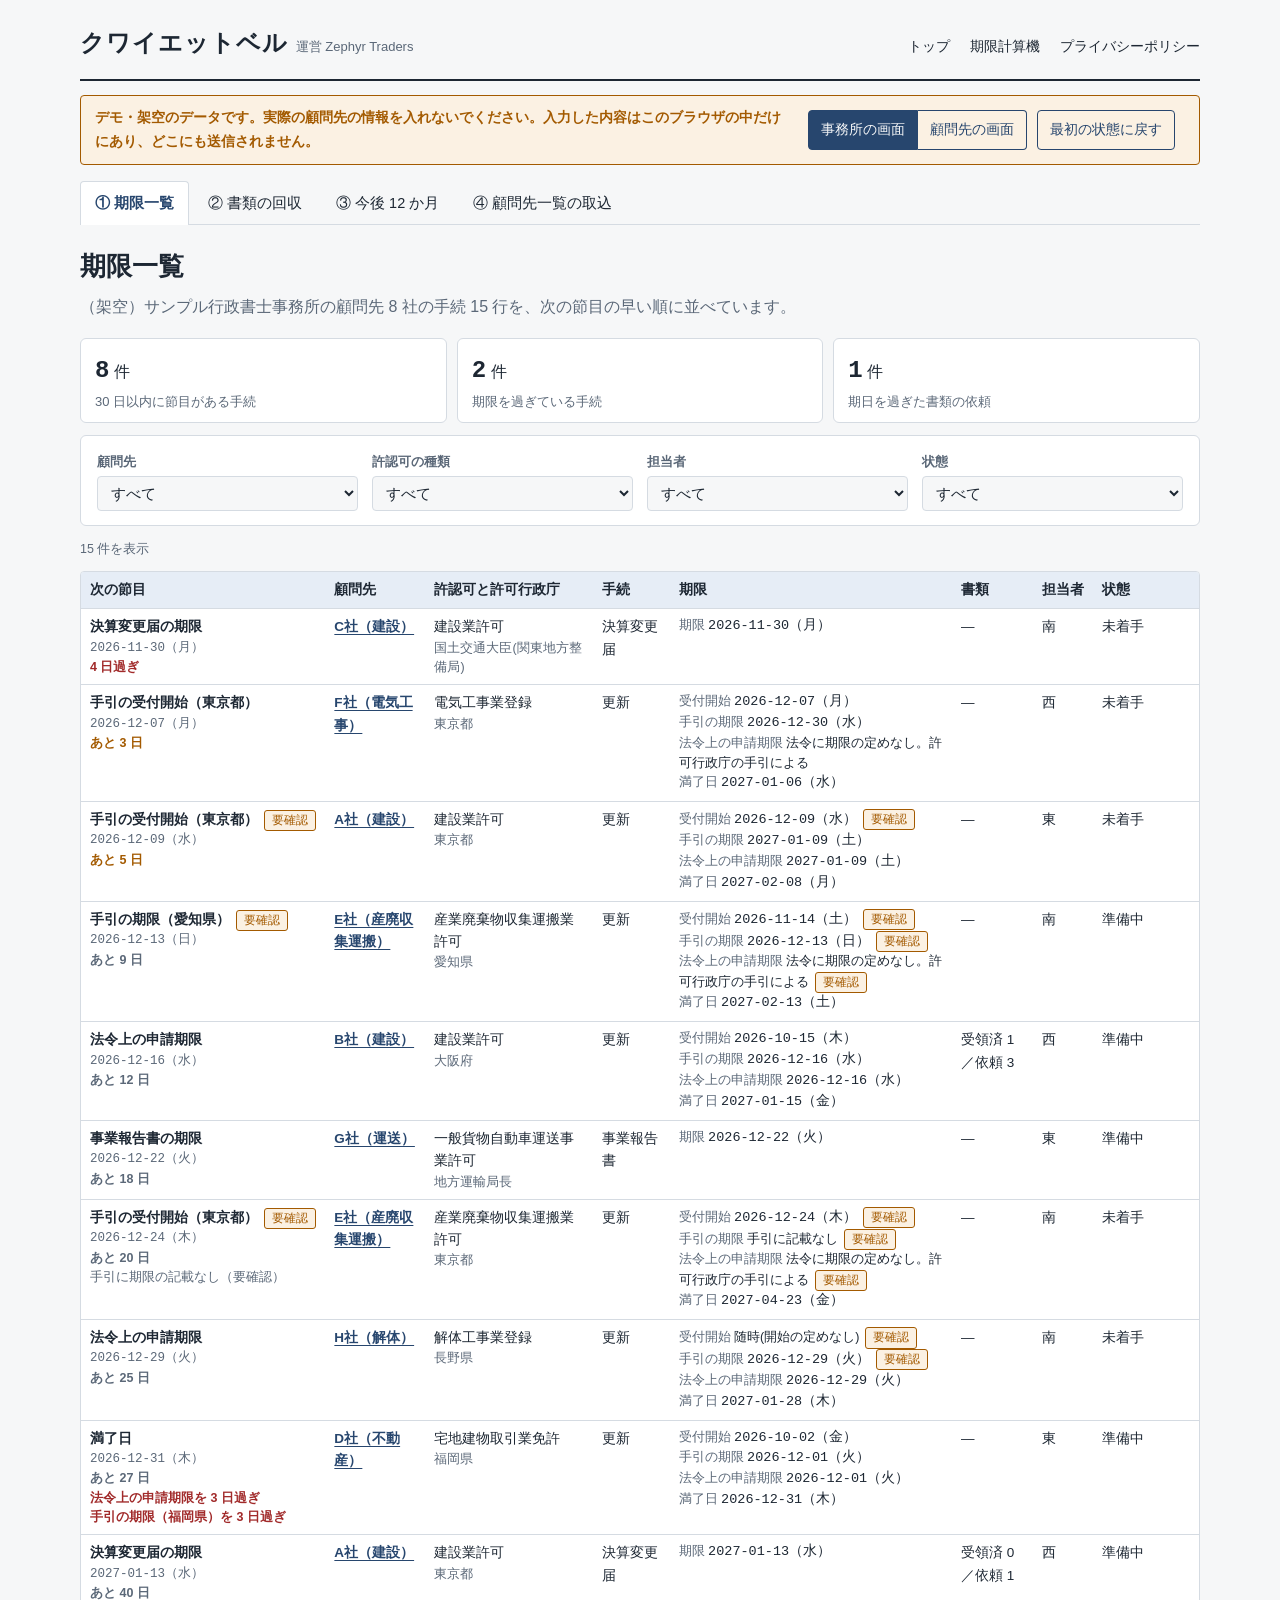
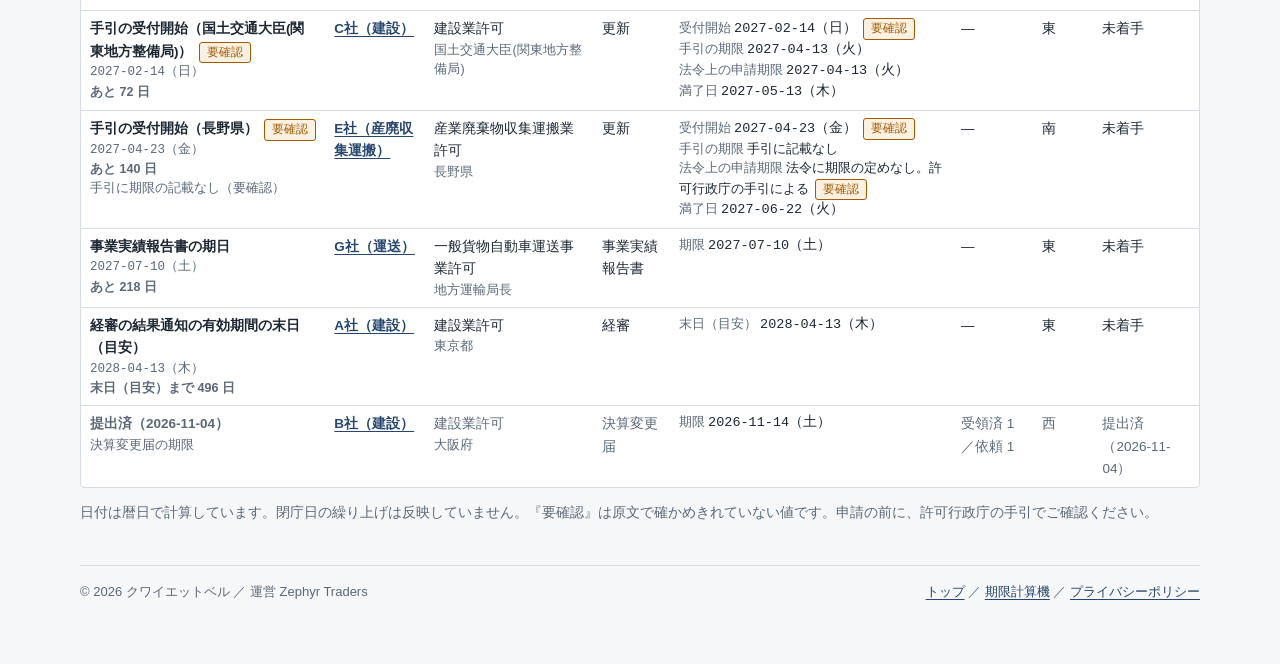
<file: demo/index.html>
<!doctype html>
<html lang="ja">
<head>
<meta charset="utf-8">
<meta name="viewport" content="width=device-width, initial-scale=1, viewport-fit=cover">
<meta name="robots" content="noindex">
<title>デモ 許認可更新管理</title>
<link rel="stylesheet" href="demo.css">
</head>
<body>
<div class="wrap">
  <header class="site">
    <a class="brand" href="../index.html">クワイエットベル<small>運営 Zephyr Traders</small></a>
    <nav class="top" aria-label="サイト内">
      <a href="../index.html">トップ</a>
      <a href="../calc.html">期限計算機</a>
      <a href="../privacy.html">プライバシーポリシー</a>
    </nav>
  </header>

  <div class="band" id="band">
    <p class="band-text"><strong>デモ・架空のデータです。実際の顧問先の情報を入れないでください。入力した内容はこのブラウザの中だけにあり、どこにも送信されません。</strong></p>
    <div class="band-ctl">
      <div class="seg" role="group" aria-label="画面の立場">
        <button type="button" id="roleOffice" aria-pressed="true">事務所の画面</button>
        <button type="button" id="roleClient" aria-pressed="false">顧問先の画面</button>
      </div>
      <button type="button" class="ghost" id="reset">最初の状態に戻す</button>
      <span class="hint" id="resetMsg" role="status"></span>
    </div>
  </div>

  <nav class="tabs" id="tabs" aria-label="画面"></nav>
  <main id="view" tabindex="-1"><p class="empty">読み込み中です。</p></main>

  <footer>
    <span>© 2026 クワイエットベル ／ 運営 Zephyr Traders</span>
    <span><a href="../index.html">トップ</a> ／ <a href="../calc.html">期限計算機</a> ／ <a href="../privacy.html">プライバシーポリシー</a></span>
  </footer>
</div>

<script src="../date-core.js"></script>
<script src="model.js"></script>
<script src="app.js"></script>
</body>
</html>
</file>
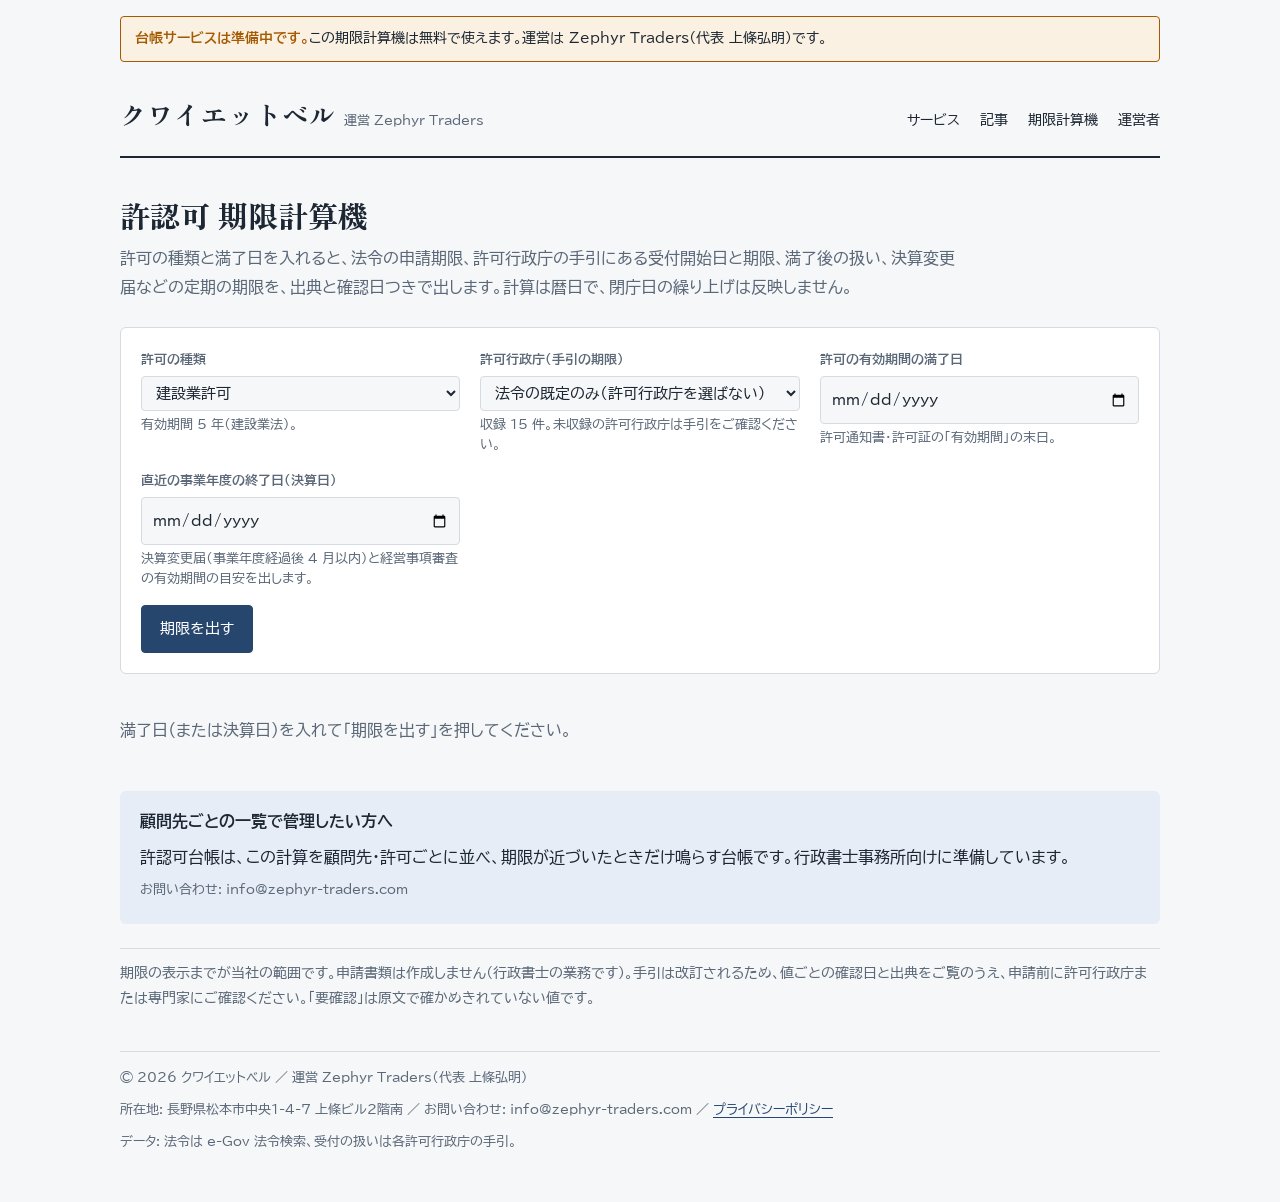
<file: calc.html>
<!doctype html>
<html lang="ja">
<head>
<script async src="https://www.googletagmanager.com/gtag/js?id=G-TL77VJTZRL"></script>
<script>window.dataLayer=window.dataLayer||[];function gtag(){dataLayer.push(arguments);}gtag('js',new Date());gtag('config','G-TL77VJTZRL');</script>
<meta charset="utf-8">
<meta name="viewport" content="width=device-width, initial-scale=1, viewport-fit=cover">
<title>許認可 期限計算機</title>
<meta name="description" content="許可の種類・許可行政庁・満了日から、更新の受付開始日・申請期限・決算変更届などの期限を、条文と手引の出典つきで計算します。">
<link rel="preconnect" href="https://fonts.googleapis.com">
<link rel="preconnect" href="https://fonts.gstatic.com" crossorigin>
<link rel="stylesheet" href="https://fonts.googleapis.com/css2?family=BIZ+UDPGothic:wght@400;700&family=Zen+Old+Mincho:wght@600;900&family=IBM+Plex+Mono:wght@500&display=swap">
<style>
:root {
  --paper: #f6f7f8; --sheet: #ffffff; --ink: #1d2733; --muted: #5b6878; --rule: #d5dbe2;
  --indigo: #27466e; --indigo-soft: #e6edf6; --due: #a35a00; --due-soft: #fbf1e3;
  --f-display: "Zen Old Mincho", "Hiragino Mincho ProN", "Yu Mincho", serif;
  --f-body: "BIZ UDPGothic", "Hiragino Sans", "Yu Gothic", "Meiryo", sans-serif;
  --f-mono: "IBM Plex Mono", ui-monospace, "SFMono-Regular", Consolas, monospace;
}
@media (prefers-color-scheme: dark) {
  :root:not([data-theme="light"]) {
    --paper: #12171d; --sheet: #182029; --ink: #e3e8ee; --muted: #9aa7b6; --rule: #2c3743;
    --indigo: #9dbbe3; --indigo-soft: #1f2d3e; --due: #f0b35c; --due-soft: #2e2416; color-scheme: dark;
  }
}
:root[data-theme="dark"] {
  --paper: #12171d; --sheet: #182029; --ink: #e3e8ee; --muted: #9aa7b6; --rule: #2c3743;
  --indigo: #9dbbe3; --indigo-soft: #1f2d3e; --due: #f0b35c; --due-soft: #2e2416; color-scheme: dark;
}
* { box-sizing: border-box; }
body { margin: 0; background: var(--paper); color: var(--ink); font-family: var(--f-body); font-size: 16px; line-height: 1.85;
  padding-left: max(16px, env(safe-area-inset-left, 0px)); padding-right: max(16px, env(safe-area-inset-right, 0px)); padding-block: 0 48px; }
a { color: var(--indigo); text-underline-offset: 3px; }
a:focus-visible, button:focus-visible, select:focus-visible, input:focus-visible { outline: 2px solid var(--indigo); outline-offset: 2px; }
.wrap { max-width: 1040px; margin: 0 auto; }
.notice { margin: 16px auto 0; background: var(--due-soft); border: 1px solid var(--due); border-radius: 4px; padding: 10px 14px; font-size: 14px; line-height: 1.7; }
.notice strong { color: var(--due); }
header.site { display: flex; flex-wrap: wrap; align-items: baseline; justify-content: space-between; gap: 8px 24px; padding-block: 28px 18px; border-bottom: 2px solid var(--ink); }
.brand { font-family: var(--f-display); font-weight: 900; font-size: 26px; letter-spacing: .04em; text-decoration: none; color: var(--ink); }
.brand small { font-family: var(--f-body); font-weight: 400; font-size: 13px; color: var(--muted); margin-left: 8px; letter-spacing: 0; }
nav.top { display: flex; flex-wrap: wrap; gap: 4px 20px; font-size: 14px; }
nav.top a { color: var(--ink); text-decoration: none; }
nav.top a:hover { color: var(--indigo); text-decoration: underline; }
h1 { font-family: var(--f-display); font-weight: 900; font-size: 30px; line-height: 1.4; margin: 36px 0 8px; }
.lead { color: var(--muted); margin: 0 0 24px; max-width: 70ch; }
.panel { background: var(--sheet); border: 1px solid var(--rule); border-radius: 6px; padding: 20px; margin-bottom: 24px; }
.grid { display: grid; grid-template-columns: repeat(auto-fit, minmax(240px, 1fr)); gap: 14px 20px; }
label { display: block; font-size: 13px; color: var(--muted); font-weight: 700; margin-bottom: 4px; }
select, input[type=date] { width: 100%; font: inherit; font-size: 15px; padding: 8px 10px; border: 1px solid var(--rule); border-radius: 4px; background: var(--paper); color: var(--ink); }
.hint { font-size: 12.5px; color: var(--muted); margin: 4px 0 0; line-height: 1.6; }
.row { display: flex; flex-wrap: wrap; gap: 10px; align-items: center; margin-top: 16px; }
button { font: inherit; font-size: 15px; padding: 9px 18px; border-radius: 4px; border: 1px solid var(--indigo); background: var(--indigo); color: #fff; cursor: pointer; }
button.ghost { background: transparent; color: var(--indigo); }
h2 { font-family: var(--f-display); font-size: 20px; margin: 28px 0 10px; display: flex; align-items: baseline; gap: 10px; flex-wrap: wrap; }
h2 span { font-family: var(--f-mono); font-size: 12px; letter-spacing: .12em; color: var(--muted); }
.tbl { overflow-x: auto; margin: 10px 0 18px; border: 1px solid var(--rule); border-radius: 4px; background: var(--sheet); }
table { border-collapse: collapse; font-size: 13.5px; line-height: 1.65; min-width: 720px; width: 100%; }
th, td { border-bottom: 1px solid var(--rule); padding: 8px 10px; vertical-align: top; text-align: left; }
th { background: var(--indigo-soft); font-weight: 700; white-space: nowrap; }
tr:last-child td { border-bottom: 0; }
td.d { font-family: var(--f-mono); white-space: nowrap; font-size: 14px; }
td.d.none { font-family: var(--f-body); color: var(--muted); }
.tag { display: inline-block; font-size: 11.5px; padding: 0 7px; border-radius: 3px; background: var(--due-soft); color: var(--due); border: 1px solid var(--due); margin-left: 6px; line-height: 1.7; white-space: nowrap; }
.src { font-size: 12.5px; color: var(--muted); }
.src a { word-break: break-all; }
.empty { color: var(--muted); padding: 18px 0; }
.line { font-size: 13.5px; color: var(--muted); border-top: 1px solid var(--rule); padding-top: 12px; margin-top: 24px; }
.cta { background: var(--indigo-soft); border-radius: 6px; padding: 16px 20px; margin-top: 28px; }
.cta p { margin: 0 0 6px; }
footer { display: flex; flex-wrap: wrap; justify-content: space-between; gap: 8px 24px; margin-top: 40px; padding-top: 14px; border-top: 1px solid var(--rule); font-size: 13px; color: var(--muted); }
@media (max-width: 760px) { h1 { font-size: 24px; } .panel { padding: 16px; } }
</style>
</head>
<body>
<div class="notice wrap"><strong>台帳サービスは準備中です。</strong>この期限計算機は無料で使えます。運営は Zephyr Traders（代表 上條弘明）です。</div>
<div class="wrap">
  <header class="site">
    <a class="brand" href="./">クワイエットベル<small>運営 Zephyr Traders</small></a>
    <nav class="top" aria-label="サイト内">
      <a href="./#service">サービス</a>
      <a href="./#articles">記事</a>
      <a href="calc.html" aria-current="page">期限計算機</a>
      <a href="./#company">運営者</a>
    </nav>
  </header>

  <main>
    <h1>許認可 期限計算機</h1>
    <p class="lead">許可の種類と満了日を入れると、法令の申請期限、許可行政庁の手引にある受付開始日と期限、満了後の扱い、決算変更届などの定期の期限を、出典と確認日つきで出します。計算は暦日で、閉庁日の繰り上げは反映しません。</p>

    <div class="panel">
      <div class="grid">
        <div>
          <label for="lic">許可の種類</label>
          <select id="lic"></select>
          <p class="hint" id="licHint"></p>
        </div>
        <div>
          <label for="auth">許可行政庁（手引の期限）</label>
          <select id="auth"></select>
          <p class="hint" id="authHint"></p>
        </div>
        <div id="expWrap">
          <label for="exp">許可の有効期間の満了日</label>
          <input type="date" id="exp">
          <p class="hint">許可通知書・許可証の「有効期間」の末日。</p>
        </div>
        <div id="fyWrap" hidden>
          <label for="fy">直近の事業年度の終了日（決算日）</label>
          <input type="date" id="fy">
          <p class="hint" id="fyHint"></p>
        </div>
      </div>
      <div class="row">
        <button type="button" id="go">期限を出す</button>
        <button type="button" class="ghost" id="copy" hidden>結果をテキストでコピー</button>
        <span class="hint" id="copied"></span>
      </div>
    </div>

    <div id="out"><p class="empty">許可の種類と満了日を入れてください。</p></div>

    <div class="cta">
      <p><strong>顧問先ごとの一覧で管理したい方へ</strong></p>
      <p>許認可台帳は、この計算を顧問先・許可ごとに並べ、期限が近づいたときだけ鳴らす台帳です。行政書士事務所向けに準備しています。</p>
      <p class="src">お問い合わせ: info@zephyr-traders.com</p>
    </div>

    <p class="line">期限の表示までが当社の範囲です。申請書類は作成しません（行政書士の業務です）。手引は改訂されるため、値ごとの確認日と出典をご覧のうえ、申請前に許可行政庁または専門家にご確認ください。「要確認」は原文で確かめきれていない値です。</p>
  </main>

  <footer>
    <span>© 2026 クワイエットベル ／ 運営 Zephyr Traders（代表 上條弘明）</span>
    <span>所在地: 長野県松本市中央1-4-7 上條ビル2階南 ／ お問い合わせ: info@zephyr-traders.com ／ <a href="privacy.html">プライバシーポリシー</a></span>
    <span>データ: 法令は e-Gov 法令検索、受付の扱いは各許可行政庁の手引。</span>
  </footer>
</div>

<script src="date-core.js"></script>
<script>
let RULES = null;
const $ = id => document.getElementById(id);
const { fmt, parse, addDays, dateOnly, renewalRows, filingDate } = window.QBDate;
const weekday = ["日", "月", "火", "水", "木", "金", "土"];
const show = d => d ? `${fmt(d)}（${weekday[d.getDay()]}）` : "";
const esc = s => String(s ?? "").replace(/[&<>"]/g, c => ({ "&": "&amp;", "<": "&lt;", ">": "&gt;", '"': "&quot;" }[c]));
const statusTag = s => s === "confirmed" || !s ? "" : `<span class="tag">要確認</span>`;
const srcCell = (quote, url, retrieved) => `<span class="src">${esc(quote)}${url ? ` <a href="${esc(url)}" target="_blank" rel="noopener">出典</a>` : ""}${retrieved ? `（確認 ${esc(retrieved)}）` : ""}</span>`;

function fillLicenses() {
  const sel = $("lic");
  RULES.licenses.forEach(l => {
    const o = document.createElement("option"); o.value = l.id; o.textContent = l.name; sel.appendChild(o);
  });
  sel.value = "construction";
}
function current() { return RULES.licenses.find(x => x.id === $("lic").value); }
function onLicense() {
  const l = current();
  const auth = $("auth"); auth.innerHTML = "";
  const locals = RULES.local.filter(r => r.license_id === l.id);
  const o0 = document.createElement("option"); o0.value = "";
  o0.textContent = locals.length ? "法令の既定のみ（許可行政庁を選ばない）" : "法令の既定のみ（手引は未収録）";
  auth.appendChild(o0);
  locals.forEach((r, i) => { const o = document.createElement("option"); o.value = String(i); o.textContent = r.authority; auth.appendChild(o); });
  $("authHint").textContent = locals.length ? `収録 ${locals.length} 件。未収録の許可行政庁は手引をご確認ください。` : "この許可は手引の期限をまだ収録していません。";
  const hasTerm = !!l.valid_renewal;
  $("expWrap").hidden = !hasTerm;
  const fy = l.id === "construction" || l.id === "cargo_general" || l.id === "cargo_specific";
  $("fyWrap").hidden = !fy;
  $("fyHint").textContent = l.id === "construction"
    ? "決算変更届（事業年度経過後 4 月以内）と経営事項審査の有効期間の目安を出します。"
    : "事業報告書（事業年度経過後 100 日以内）の期限を出します。";
  $("licHint").textContent = l.status === "pending"
    ? "更新制は施行待ちです（公布から 3 年以内に施行）。現行は有効期間がありません。"
    : !hasTerm ? "この許可には有効期間がありません。随時・定期の届出だけ出します。"
    : `有効期間 ${l.valid_renewal} 年（${l.law}）。`;
  $("out").innerHTML = '<p class="empty">満了日（または決算日）を入れて「期限を出す」を押してください。</p>';
  $("copy").hidden = true; $("copied").textContent = "";
}

function compute() {
  const l = current();
  const locals = RULES.local.filter(r => r.license_id === l.id);
  const loc = $("auth").value === "" ? null : locals[Number($("auth").value)];
  const exp = parse($("exp").value), fy = parse($("fy").value);
  const rows = renewalRows(l, loc, exp);
  if (!rows) { $("out").innerHTML = '<p class="empty">満了日を入れてください。</p>'; return; }

  const filings = RULES.filings.filter(f => f.license_ids.includes(l.id));
  const today = dateOnly();
  const per = filings.map(f => ({ f, ...filingDate(f, fy, today) }));

  let html = `<h2><span>RESULT</span>${esc(l.name)}${loc ? "／" + esc(loc.authority) : ""}</h2>
  <div class="tbl"><table><thead><tr><th>項目</th><th>日付</th><th>内容</th><th>根拠・出典</th></tr></thead><tbody>`;
  rows.forEach(r => { html += `<tr><td>${esc(r.label)}${statusTag(r.status)}</td><td class="d${r.d ? "" : " none"}">${r.d ? show(r.d) : "—"}</td><td>${esc(r.note)}</td><td>${srcCell(r.quote, r.url, r.retrieved)}</td></tr>`; });
  html += `</tbody></table></div>`;
  if (per.length) {
    html += `<h2><span>FILINGS</span>定期・随時の届出</h2><div class="tbl"><table><thead><tr><th>届出</th><th>日付</th><th>期限の決まり</th><th>根拠</th></tr></thead><tbody>`;
    per.forEach(({ f, d, note }) => {
      html += `<tr><td>${esc(f.filing_name)}<br><span class="src">${f.kind === "periodic" ? "定期" : "随時"}：${esc(f.trigger)}</span></td><td class="d${d ? "" : " none"}">${d ? show(d) : (f.kind === "event" ? "事由の発生から" : "—")}</td><td>${esc(note)}</td><td>${srcCell(f.basis, f.basis_url, f.retrieved)}</td></tr>`;
    });
    html += `</tbody></table></div>`;
  }
  $("out").innerHTML = html;
  $("copy").hidden = false; $("copied").textContent = "";
  $("copy").onclick = async () => {
    const lines = [`${l.name}${loc ? "／" + loc.authority : ""}${exp ? "　満了日 " + fmt(exp) : ""}${fy ? "　決算日 " + fmt(fy) : ""}`];
    rows.forEach(r => lines.push(`${r.label}: ${r.d ? fmt(r.d) : "-"} ${r.note}${r.url ? " " + r.url : ""}`));
    per.forEach(({ f, d, note }) => lines.push(`${f.filing_name}: ${d ? fmt(d) : "-"} ${note}`));
    lines.push(`（${location.href} で計算。閉庁日は未反映。申請前に許可行政庁へ確認）`);
    try { await navigator.clipboard.writeText(lines.join("\n")); $("copied").textContent = "コピーしました"; }
    catch (e) { $("copied").textContent = "コピーできませんでした"; }
  };
}

(async () => {
  try {
    const r = await fetch("rules.json"); if (!r.ok) throw new Error(r.status);
    RULES = await r.json();
    fillLicenses(); onLicense();
    $("lic").addEventListener("change", onLicense);
    $("go").addEventListener("click", compute);
    ["exp", "fy", "auth"].forEach(id => $(id).addEventListener("change", () => { if ($("exp").value || $("fy").value) compute(); }));
  } catch (e) {
    $("out").innerHTML = '<p class="empty">ルールを読み込めませんでした。ページを再読み込みしてください。</p>';
  }
})();
</script>
</body>
</html>
</file>
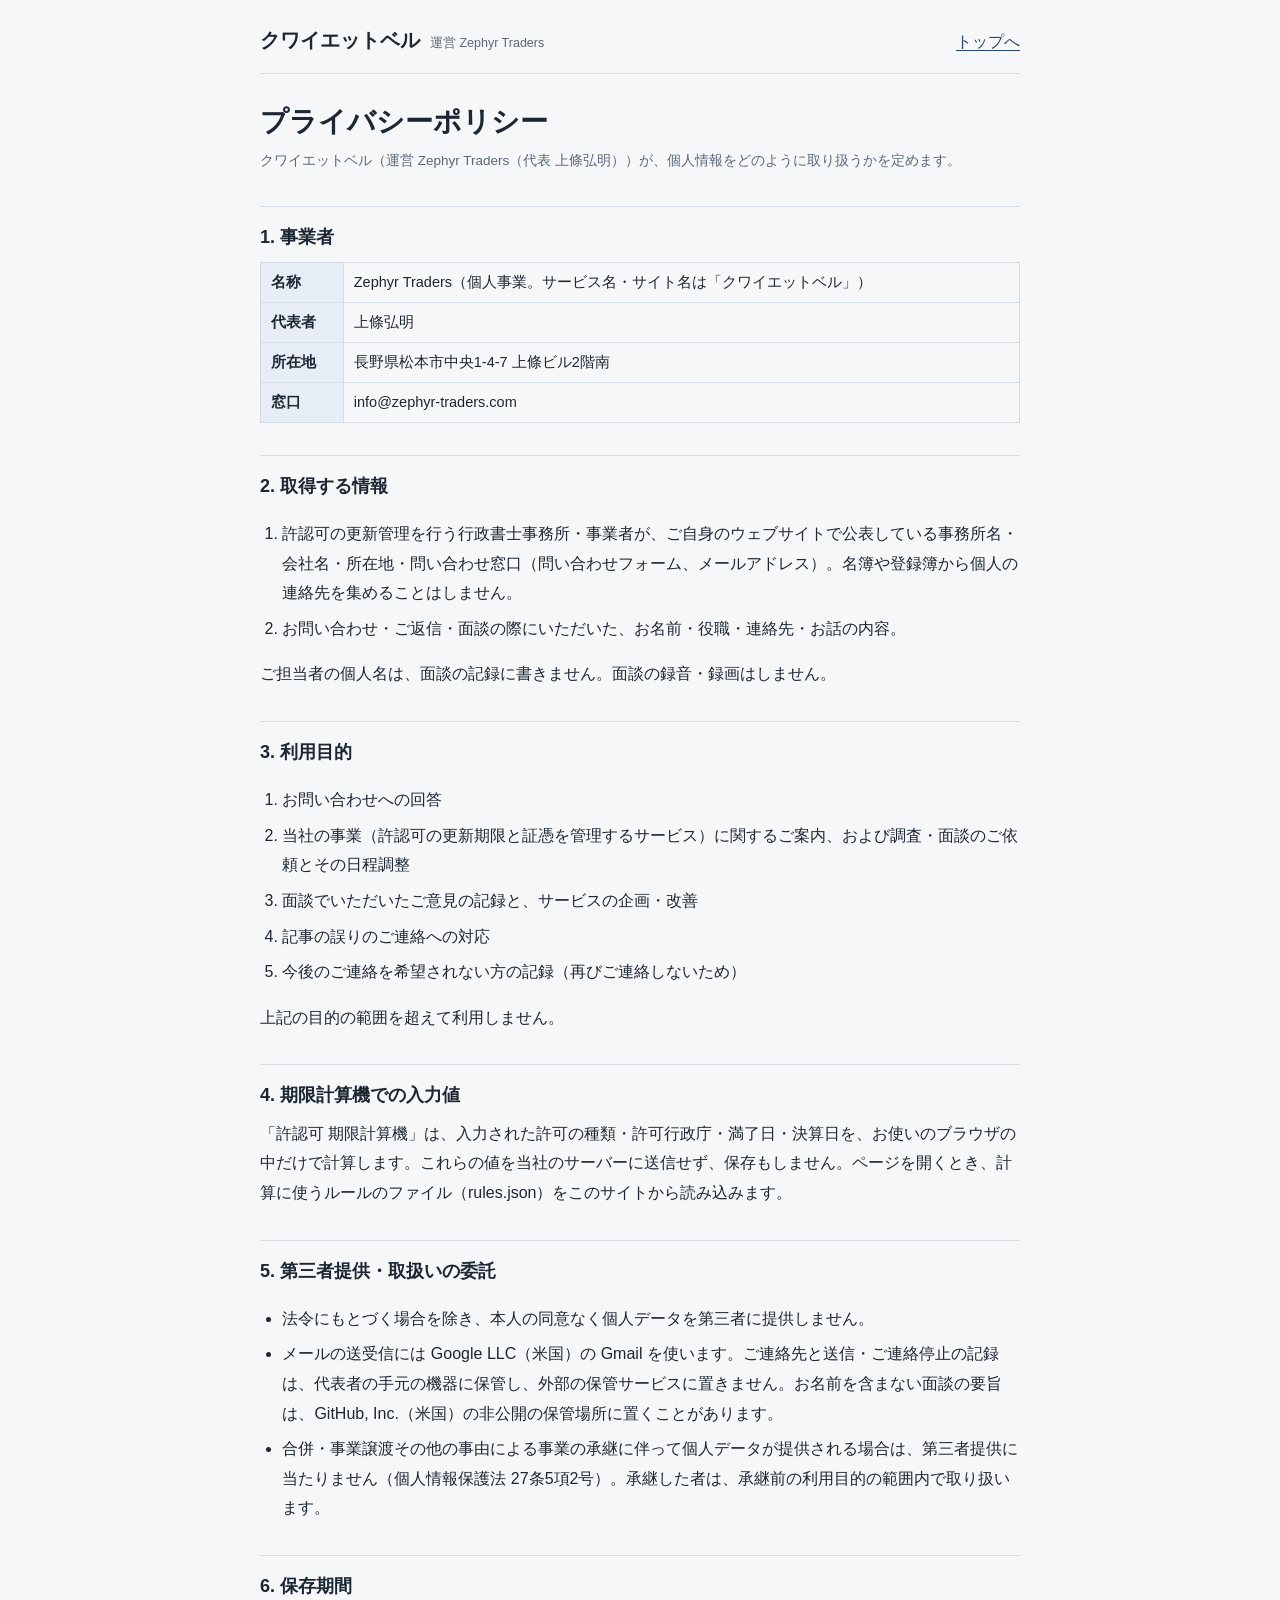
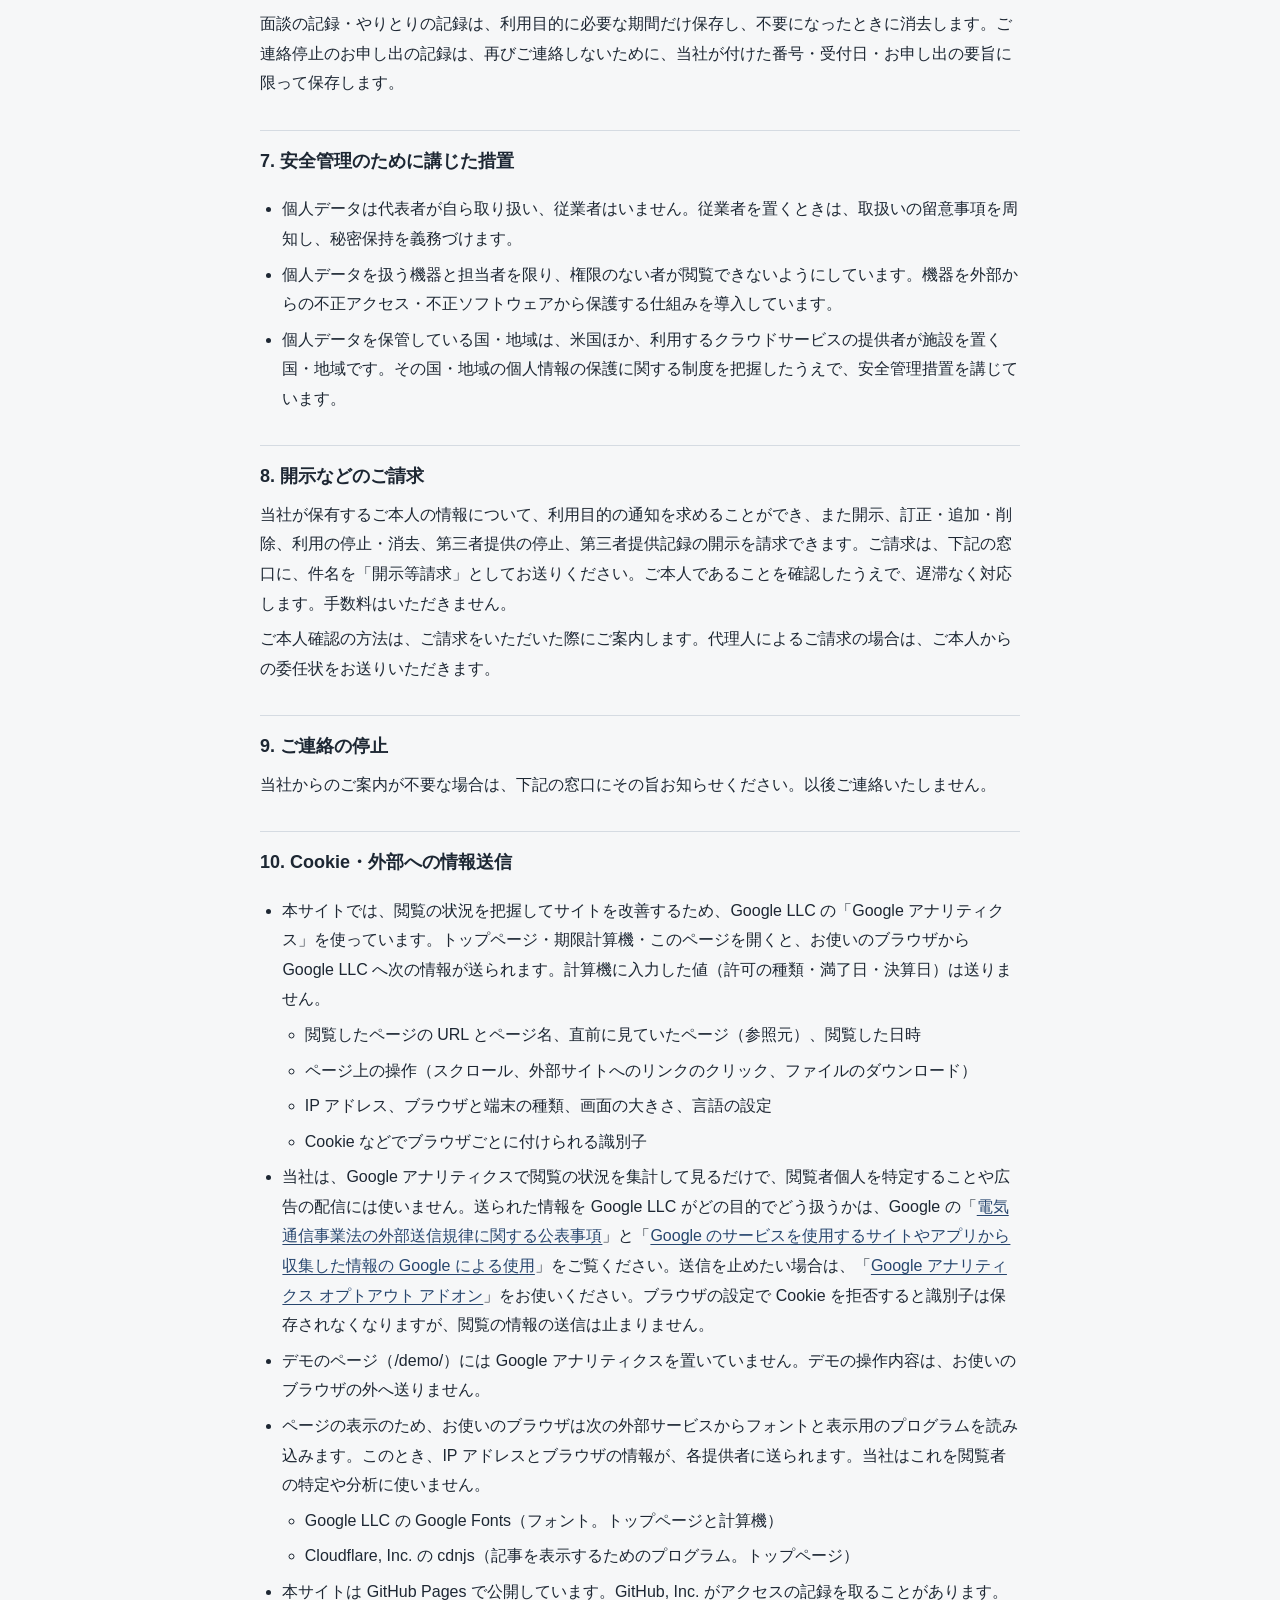
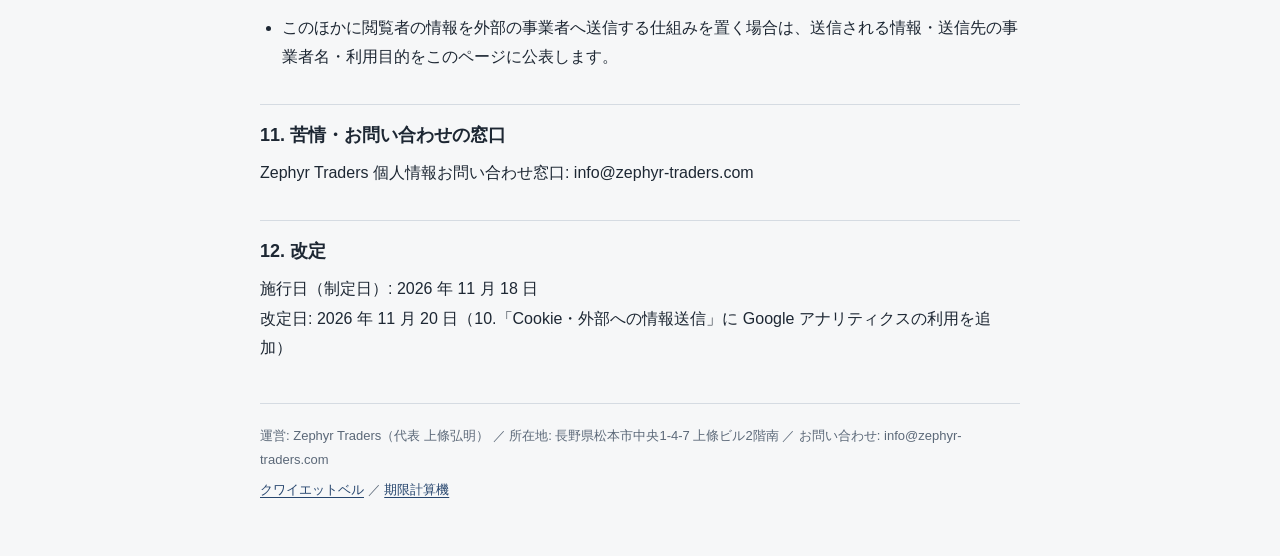
<file: privacy.html>
<!doctype html>
<html lang="ja">
<head>
<script async src="https://www.googletagmanager.com/gtag/js?id=G-TL77VJTZRL"></script>
<script>window.dataLayer=window.dataLayer||[];function gtag(){dataLayer.push(arguments);}gtag('js',new Date());gtag('config','G-TL77VJTZRL');</script>
<meta charset="utf-8">
<meta name="viewport" content="width=device-width, initial-scale=1, viewport-fit=cover">
<title>プライバシーポリシー｜クワイエットベル</title>
<meta name="description" content="クワイエットベル（運営 Zephyr Traders）のプライバシーポリシー。事業者の名称・所在地、利用目的、開示等の請求、苦情の窓口。">
<style>
:root {
  --paper: #f6f7f8; --sheet: #ffffff; --ink: #1d2733; --muted: #5b6878; --rule: #d5dbe2;
  --indigo: #27466e; --indigo-soft: #e6edf6;
  --f-display: "Zen Old Mincho", "Hiragino Mincho ProN", "Yu Mincho", serif;
  --f-body: "BIZ UDPGothic", "Hiragino Sans", "Yu Gothic", "Meiryo", sans-serif;
}
@media (prefers-color-scheme: dark) {
  :root:not([data-theme="light"]) {
    --paper: #12171d; --sheet: #182029; --ink: #e3e8ee; --muted: #9aa7b6; --rule: #2c3743;
    --indigo: #9dbbe3; --indigo-soft: #1f2d3e; color-scheme: dark;
  }
}
:root[data-theme="dark"] {
  --paper: #12171d; --sheet: #182029; --ink: #e3e8ee; --muted: #9aa7b6; --rule: #2c3743;
  --indigo: #9dbbe3; --indigo-soft: #1f2d3e; color-scheme: dark;
}
* { box-sizing: border-box; }
body { margin: 0; background: var(--paper); color: var(--ink); font-family: var(--f-body); font-size: 16px; line-height: 1.85;
  padding-left: max(16px, env(safe-area-inset-left, 0px)); padding-right: max(16px, env(safe-area-inset-right, 0px)); padding-block: 0 48px; }
a { color: var(--indigo); text-underline-offset: 3px; }
a:focus-visible { outline: 2px solid var(--indigo); outline-offset: 2px; }
.wrap { max-width: 760px; margin: 0 auto; }
header.site { display: flex; flex-wrap: wrap; align-items: baseline; justify-content: space-between; gap: 6px 24px; padding: 22px 0 14px; border-bottom: 1px solid var(--rule); }
.brand { font-family: var(--f-display); font-weight: 900; font-size: 20px; text-decoration: none; color: var(--ink); }
.brand small { font-family: var(--f-body); font-weight: 400; font-size: 12.5px; color: var(--muted); margin-left: 10px; }
h1 { font-family: var(--f-display); font-size: 28px; line-height: 1.4; margin: 28px 0 8px; }
h2 { font-size: 18px; margin: 32px 0 6px; padding-top: 14px; border-top: 1px solid var(--rule); }
p, li { margin: 6px 0; }
ul, ol { padding-left: 1.4em; }
.small { font-size: 13.5px; color: var(--muted); }
table { border-collapse: collapse; width: 100%; font-size: 14.5px; margin: 8px 0; }
th, td { border: 1px solid var(--rule); padding: 6px 10px; text-align: left; vertical-align: top; }
th { background: var(--indigo-soft); }
footer { margin-top: 40px; padding-top: 14px; border-top: 1px solid var(--rule); font-size: 13px; color: var(--muted); }
@media (max-width: 760px) { h1 { font-size: 24px; } }
</style>
</head>
<body>
<div class="wrap">
  <header class="site">
    <a class="brand" href="./">クワイエットベル<small>運営 Zephyr Traders</small></a>
    <a href="./">トップへ</a>
  </header>

  <main>
    <h1>プライバシーポリシー</h1>
    <p class="small">クワイエットベル（運営 Zephyr Traders（代表 上條弘明））が、個人情報をどのように取り扱うかを定めます。</p>

    <h2>1. 事業者</h2>
    <table>
      <tr><th scope="row">名称</th><td>Zephyr Traders（個人事業。サービス名・サイト名は「クワイエットベル」）</td></tr>
      <tr><th scope="row">代表者</th><td>上條弘明</td></tr>
      <tr><th scope="row">所在地</th><td>長野県松本市中央1-4-7 上條ビル2階南</td></tr>
      <tr><th scope="row">窓口</th><td>info@zephyr-traders.com</td></tr>
    </table>

    <h2>2. 取得する情報</h2>
    <ol>
      <li>許認可の更新管理を行う行政書士事務所・事業者が、ご自身のウェブサイトで公表している事務所名・会社名・所在地・問い合わせ窓口（問い合わせフォーム、メールアドレス）。名簿や登録簿から個人の連絡先を集めることはしません。</li>
      <li>お問い合わせ・ご返信・面談の際にいただいた、お名前・役職・連絡先・お話の内容。</li>
    </ol>
    <p>ご担当者の個人名は、面談の記録に書きません。面談の録音・録画はしません。</p>

    <h2>3. 利用目的</h2>
    <ol>
      <li>お問い合わせへの回答</li>
      <li>当社の事業（許認可の更新期限と証憑を管理するサービス）に関するご案内、および調査・面談のご依頼とその日程調整</li>
      <li>面談でいただいたご意見の記録と、サービスの企画・改善</li>
      <li>記事の誤りのご連絡への対応</li>
      <li>今後のご連絡を希望されない方の記録（再びご連絡しないため）</li>
    </ol>
    <p>上記の目的の範囲を超えて利用しません。</p>

    <h2>4. 期限計算機での入力値</h2>
    <p>「許認可 期限計算機」は、入力された許可の種類・許可行政庁・満了日・決算日を、お使いのブラウザの中だけで計算します。これらの値を当社のサーバーに送信せず、保存もしません。ページを開くとき、計算に使うルールのファイル（rules.json）をこのサイトから読み込みます。</p>

    <h2>5. 第三者提供・取扱いの委託</h2>
    <ul>
      <li>法令にもとづく場合を除き、本人の同意なく個人データを第三者に提供しません。</li>
      <li>メールの送受信には Google LLC（米国）の Gmail を使います。ご連絡先と送信・ご連絡停止の記録は、代表者の手元の機器に保管し、外部の保管サービスに置きません。お名前を含まない面談の要旨は、GitHub, Inc.（米国）の非公開の保管場所に置くことがあります。</li>
      <li>合併・事業譲渡その他の事由による事業の承継に伴って個人データが提供される場合は、第三者提供に当たりません（個人情報保護法 27条5項2号）。承継した者は、承継前の利用目的の範囲内で取り扱います。</li>
    </ul>

    <h2>6. 保存期間</h2>
    <p>面談の記録・やりとりの記録は、利用目的に必要な期間だけ保存し、不要になったときに消去します。ご連絡停止のお申し出の記録は、再びご連絡しないために、当社が付けた番号・受付日・お申し出の要旨に限って保存します。</p>

    <h2>7. 安全管理のために講じた措置</h2>
    <ul>
      <li>個人データは代表者が自ら取り扱い、従業者はいません。従業者を置くときは、取扱いの留意事項を周知し、秘密保持を義務づけます。</li>
      <li>個人データを扱う機器と担当者を限り、権限のない者が閲覧できないようにしています。機器を外部からの不正アクセス・不正ソフトウェアから保護する仕組みを導入しています。</li>
      <li>個人データを保管している国・地域は、米国ほか、利用するクラウドサービスの提供者が施設を置く国・地域です。その国・地域の個人情報の保護に関する制度を把握したうえで、安全管理措置を講じています。</li>
    </ul>

    <h2>8. 開示などのご請求</h2>
    <p>当社が保有するご本人の情報について、利用目的の通知を求めることができ、また開示、訂正・追加・削除、利用の停止・消去、第三者提供の停止、第三者提供記録の開示を請求できます。ご請求は、下記の窓口に、件名を「開示等請求」としてお送りください。ご本人であることを確認したうえで、遅滞なく対応します。手数料はいただきません。</p>
    <p>ご本人確認の方法は、ご請求をいただいた際にご案内します。代理人によるご請求の場合は、ご本人からの委任状をお送りいただきます。</p>

    <h2>9. ご連絡の停止</h2>
    <p>当社からのご案内が不要な場合は、下記の窓口にその旨お知らせください。以後ご連絡いたしません。</p>

    <h2>10. Cookie・外部への情報送信</h2>
    <ul>
            <li>本サイトでは、閲覧の状況を把握してサイトを改善するため、Google LLC の「Google アナリティクス」を使っています。トップページ・期限計算機・このページを開くと、お使いのブラウザから Google LLC へ次の情報が送られます。計算機に入力した値（許可の種類・満了日・決算日）は送りません。
        <ul>
          <li>閲覧したページの URL とページ名、直前に見ていたページ（参照元）、閲覧した日時</li>
          <li>ページ上の操作（スクロール、外部サイトへのリンクのクリック、ファイルのダウンロード）</li>
          <li>IP アドレス、ブラウザと端末の種類、画面の大きさ、言語の設定</li>
          <li>Cookie などでブラウザごとに付けられる識別子</li>
        </ul>
      </li>
      <li>当社は、Google アナリティクスで閲覧の状況を集計して見るだけで、閲覧者個人を特定することや広告の配信には使いません。送られた情報を Google LLC がどの目的でどう扱うかは、Google の「<a href="https://business.safety.google/intl/ja/tba-jp/">電気通信事業法の外部送信規律に関する公表事項</a>」と「<a href="https://policies.google.com/technologies/partner-sites?hl=ja">Google のサービスを使用するサイトやアプリから収集した情報の Google による使用</a>」をご覧ください。送信を止めたい場合は、「<a href="https://tools.google.com/dlpage/gaoptout?hl=ja">Google アナリティクス オプトアウト アドオン</a>」をお使いください。ブラウザの設定で Cookie を拒否すると識別子は保存されなくなりますが、閲覧の情報の送信は止まりません。</li>
      <li>デモのページ（/demo/）には Google アナリティクスを置いていません。デモの操作内容は、お使いのブラウザの外へ送りません。</li>
      <li>ページの表示のため、お使いのブラウザは次の外部サービスからフォントと表示用のプログラムを読み込みます。このとき、IP アドレスとブラウザの情報が、各提供者に送られます。当社はこれを閲覧者の特定や分析に使いません。
        <ul>
          <li>Google LLC の Google Fonts（フォント。トップページと計算機）</li>
          <li>Cloudflare, Inc. の cdnjs（記事を表示するためのプログラム。トップページ）</li>
        </ul>
      </li>
      <li>本サイトは GitHub Pages で公開しています。GitHub, Inc. がアクセスの記録を取ることがあります。</li>
      <li>このほかに閲覧者の情報を外部の事業者へ送信する仕組みを置く場合は、送信される情報・送信先の事業者名・利用目的をこのページに公表します。</li>
    </ul>

    <h2>11. 苦情・お問い合わせの窓口</h2>
    <p>Zephyr Traders 個人情報お問い合わせ窓口: info@zephyr-traders.com</p>

    <h2>12. 改定</h2>
    <p>施行日（制定日）: 2026 年 11 月 18 日<br>改定日: 2026 年 11 月 20 日（10.「Cookie・外部への情報送信」に Google アナリティクスの利用を追加）</p>
  </main>

  <footer>
    <p>運営: Zephyr Traders（代表 上條弘明） ／ 所在地: 長野県松本市中央1-4-7 上條ビル2階南 ／ お問い合わせ: info@zephyr-traders.com</p>
    <p><a href="./">クワイエットベル</a> ／ <a href="calc.html">期限計算機</a></p>
  </footer>
</div>
</body>
</html>
</file>
<file: demo/demo.css>
/* デモ専用の見た目。色・書体の変数は計算機(calc.html)に合わせる。外部の書体は読み込まない。 */
:root {
  --paper: #f6f7f8; --sheet: #ffffff; --ink: #1d2733; --muted: #5b6878; --rule: #d5dbe2;
  --indigo: #27466e; --indigo-soft: #e6edf6; --due: #a35a00; --due-soft: #fbf1e3; --ok: #1f6b45; --ok-soft: #e4f3ea; --bad: #a12a2a; --bad-soft: #fbe8e8;
  --f-display: "Zen Old Mincho", "Hiragino Mincho ProN", "Yu Mincho", serif;
  --f-body: "BIZ UDPGothic", "Hiragino Sans", "Yu Gothic", "Meiryo", sans-serif;
  --f-mono: "IBM Plex Mono", ui-monospace, "SFMono-Regular", Consolas, monospace;
}
@media (prefers-color-scheme: dark) {
  :root:not([data-theme="light"]) {
    --paper: #12171d; --sheet: #182029; --ink: #e3e8ee; --muted: #9aa7b6; --rule: #2c3743;
    --indigo: #9dbbe3; --indigo-soft: #1f2d3e; --due: #f0b35c; --due-soft: #2e2416; --ok: #7fd1a3; --ok-soft: #173024; --bad: #f0a0a0; --bad-soft: #3a1f1f; color-scheme: dark;
  }
}
* { box-sizing: border-box; }
body { margin: 0; background: var(--paper); color: var(--ink); font-family: var(--f-body); font-size: 16px; line-height: 1.8;
  padding-left: max(16px, env(safe-area-inset-left, 0px)); padding-right: max(16px, env(safe-area-inset-right, 0px)); padding-block: 0 48px; }
a { color: var(--indigo); text-underline-offset: 3px; }
a:focus-visible, button:focus-visible, select:focus-visible, input:focus-visible, [tabindex]:focus-visible { outline: 2px solid var(--indigo); outline-offset: 2px; }
.wrap { max-width: 1120px; margin: 0 auto; }
header.site { display: flex; flex-wrap: wrap; align-items: baseline; justify-content: space-between; gap: 8px 24px; padding-block: 22px 14px; border-bottom: 2px solid var(--ink); }
.brand { font-family: var(--f-display); font-weight: 900; font-size: 24px; letter-spacing: .04em; text-decoration: none; color: var(--ink); }
.brand small { font-family: var(--f-body); font-weight: 400; font-size: 13px; color: var(--muted); margin-left: 8px; letter-spacing: 0; }
nav.top { display: flex; flex-wrap: wrap; gap: 4px 20px; font-size: 14px; }
nav.top a { color: var(--ink); text-decoration: none; }
nav.top a:hover { color: var(--indigo); text-decoration: underline; }

.band { margin-top: 14px; background: var(--due-soft); border: 1px solid var(--due); border-radius: 4px; padding: 10px 14px; display: flex; flex-wrap: wrap; gap: 8px 18px; align-items: center; justify-content: space-between; }
.band-text { margin: 0; font-size: 14px; line-height: 1.7; flex: 1 1 320px; }
.band-text strong { color: var(--due); }
.band-ctl { display: flex; flex-wrap: wrap; gap: 8px 10px; align-items: center; }
.seg { display: inline-flex; }
.seg button { border-radius: 0; background: transparent; color: var(--indigo); }
.seg button:first-child { border-radius: 4px 0 0 4px; }
.seg button:last-child { border-radius: 0 4px 4px 0; border-left: 0; }
.seg button[aria-pressed="true"] { background: var(--indigo); color: var(--paper); }

.tabs { display: flex; flex-wrap: wrap; gap: 4px; margin-top: 16px; border-bottom: 1px solid var(--rule); }
.tabs a { padding: 8px 14px; text-decoration: none; color: var(--ink); border: 1px solid transparent; border-bottom: 0; border-radius: 4px 4px 0 0; font-size: 14.5px; }
.tabs a[aria-current="page"] { background: var(--sheet); border-color: var(--rule); color: var(--indigo); font-weight: 700; margin-bottom: -1px; padding-bottom: 9px; }

h1 { font-family: var(--f-display); font-weight: 900; font-size: 26px; line-height: 1.4; margin: 24px 0 8px; }
h2 { font-family: var(--f-display); font-size: 19px; margin: 28px 0 8px; }
h3 { font-size: 15.5px; margin: 20px 0 6px; }
main:focus { outline: none; }
.lead { color: var(--muted); margin: 0 0 16px; }
.note { font-size: 13.5px; color: var(--muted); margin: 8px 0 0; line-height: 1.7; }
.hint { font-size: 12.5px; color: var(--muted); line-height: 1.6; }
.empty { color: var(--muted); padding: 14px 0; }
.err { color: var(--bad); font-size: 13px; margin: 4px 0 0; }

.cards { display: grid; grid-template-columns: repeat(auto-fit, minmax(200px, 1fr)); gap: 10px; margin: 12px 0; }
.card { background: var(--sheet); border: 1px solid var(--rule); border-radius: 6px; padding: 10px 14px; }
.card b { font-family: var(--f-mono); font-size: 24px; }
.card span { display: block; font-size: 13px; color: var(--muted); line-height: 1.5; }

.panel { background: var(--sheet); border: 1px solid var(--rule); border-radius: 6px; padding: 14px 16px; margin: 12px 0; }
.grid { display: grid; grid-template-columns: repeat(auto-fit, minmax(150px, 1fr)); gap: 10px 14px; }
label { display: block; font-size: 13px; color: var(--muted); font-weight: 700; margin-bottom: 3px; }
select, input[type=date], input[type=text] { width: 100%; font: inherit; font-size: 15px; padding: 7px 9px; border: 1px solid var(--rule); border-radius: 4px; background: var(--paper); color: var(--ink); }
button { font: inherit; font-size: 14px; padding: 6px 12px; border-radius: 4px; border: 1px solid var(--indigo); background: var(--indigo); color: var(--paper); cursor: pointer; }
button.ghost { background: transparent; color: var(--indigo); }
button.small { font-size: 13px; padding: 3px 9px; }
td button { white-space: nowrap; }
.chip { display: inline-flex; align-items: center; gap: 8px; background: var(--indigo-soft); border-radius: 4px; padding: 2px 10px; margin: 8px 0; font-size: 14px; }
.row { display: flex; flex-wrap: wrap; gap: 8px; align-items: center; }

.tbl { overflow-x: auto; margin: 10px 0 14px; border: 1px solid var(--rule); border-radius: 4px; background: var(--sheet); max-width: 100%; }
table { border-collapse: collapse; font-size: 13.5px; line-height: 1.65; width: 100%; min-width: 620px; }
table.wide { min-width: 1020px; }
th, td { border-bottom: 1px solid var(--rule); padding: 7px 9px; vertical-align: top; text-align: left; }
th { background: var(--indigo-soft); font-weight: 700; white-space: nowrap; }
tr:last-child td { border-bottom: 0; }
tr.done td { color: var(--muted); }
tr.skip td { color: var(--muted); opacity: .7; }
tr.me td { background: var(--indigo-soft); }
td.d, .d { font-family: var(--f-mono); white-space: nowrap; font-size: 13.5px; }
td.num { font-family: var(--f-mono); text-align: right; }
.tag { display: inline-block; font-size: 11.5px; padding: 0 7px; border-radius: 3px; background: var(--due-soft); color: var(--due); border: 1px solid var(--due); margin-left: 6px; line-height: 1.7; white-space: nowrap; }
.tag.ok { background: var(--ok-soft); color: var(--ok); border-color: var(--ok); }
.tag.bad { background: var(--bad-soft); color: var(--bad); border-color: var(--bad); }
.tag.plain { background: var(--indigo-soft); color: var(--indigo); border-color: var(--indigo); }
.rem { font-weight: 700; }
.rem.over { color: var(--bad); }
.rem.near { color: var(--due); }
.src { font-size: 12.5px; color: var(--muted); }
.src a { word-break: break-all; }
.mini { font-size: 12.5px; color: var(--muted); display: block; line-height: 1.55; }
.mini b { color: var(--ink); font-weight: 400; }
.fixed { border-top: 1px solid var(--rule); margin-top: 28px; padding-top: 12px; font-size: 13.5px; color: var(--muted); }
.log { list-style: none; padding: 0; margin: 8px 0; }
.log li { border-bottom: 1px solid var(--rule); padding: 5px 0; font-size: 14px; word-break: break-word; }
.log .d { color: var(--muted); margin-right: 8px; }
.log .who { font-weight: 700; margin-right: 8px; }
.back { display: inline-block; margin-top: 16px; font-size: 14px; }
.kv { display: grid; grid-template-columns: max-content 1fr; gap: 2px 14px; font-size: 14.5px; margin: 6px 0; }
.kv dt { color: var(--muted); } .kv dd { margin: 0; }
a.rowlink { font-weight: 700; }

footer { display: flex; flex-wrap: wrap; justify-content: space-between; gap: 8px 24px; margin-top: 40px; padding-top: 14px; border-top: 1px solid var(--rule); font-size: 13px; color: var(--muted); }

@media (max-width: 760px) {
  h1 { font-size: 22px; }
  .band-ctl { width: 100%; }
  /* 狭い幅では表をカード表示にして横スクロールを出さない */
  .tbl.cards-sm { overflow: visible; border: 0; background: transparent; }
  .cards-sm table, .cards-sm thead, .cards-sm tbody, .cards-sm tr, .cards-sm td { display: block; min-width: 0; width: 100%; }
  .cards-sm thead { position: absolute; left: -9999px; }
  .cards-sm tr { background: var(--sheet); border: 1px solid var(--rule); border-radius: 6px; margin-bottom: 10px; padding: 6px 4px; }
  .cards-sm td { border-bottom: 0; padding: 3px 9px; }
  .cards-sm td[data-th]::before { content: attr(data-th); display: block; font-size: 11.5px; color: var(--muted); font-weight: 700; }
  .cards-sm td.d { white-space: normal; }
  .cards-sm td.num { text-align: left; }
}
</file>
